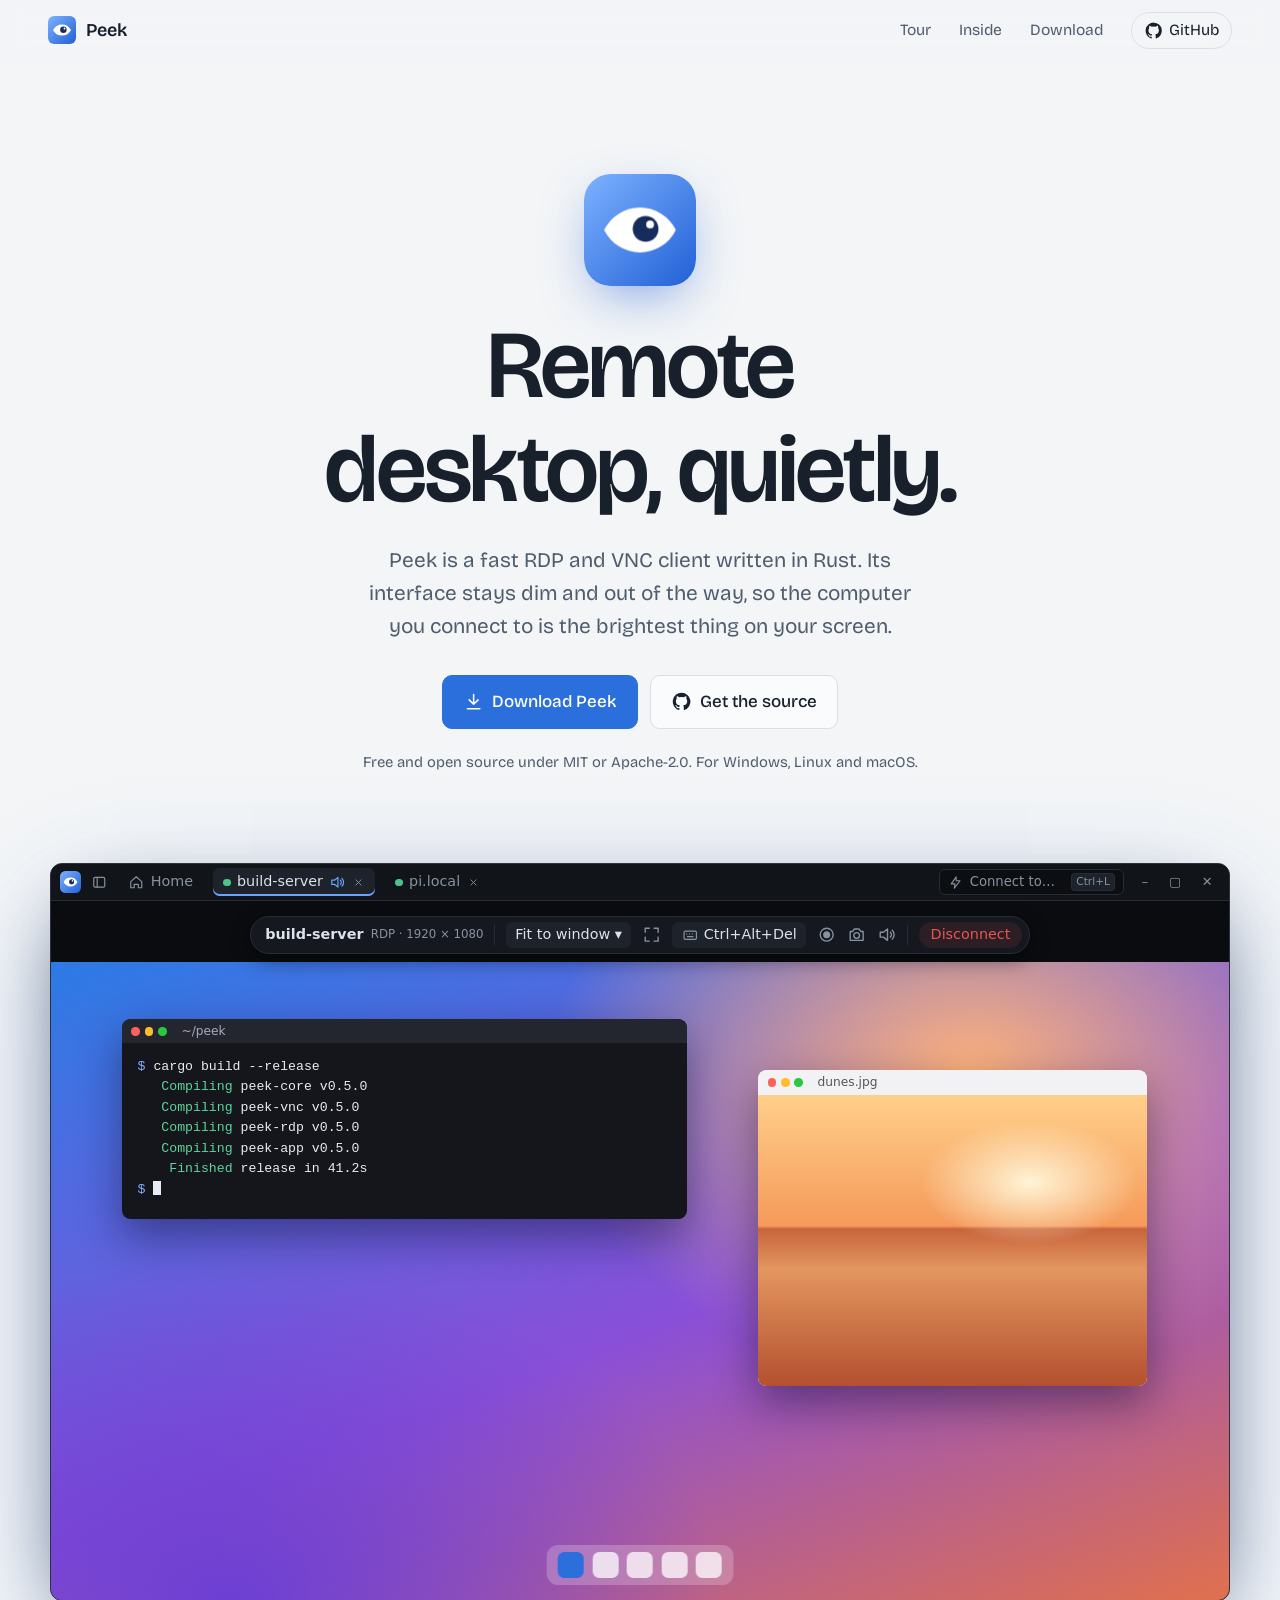
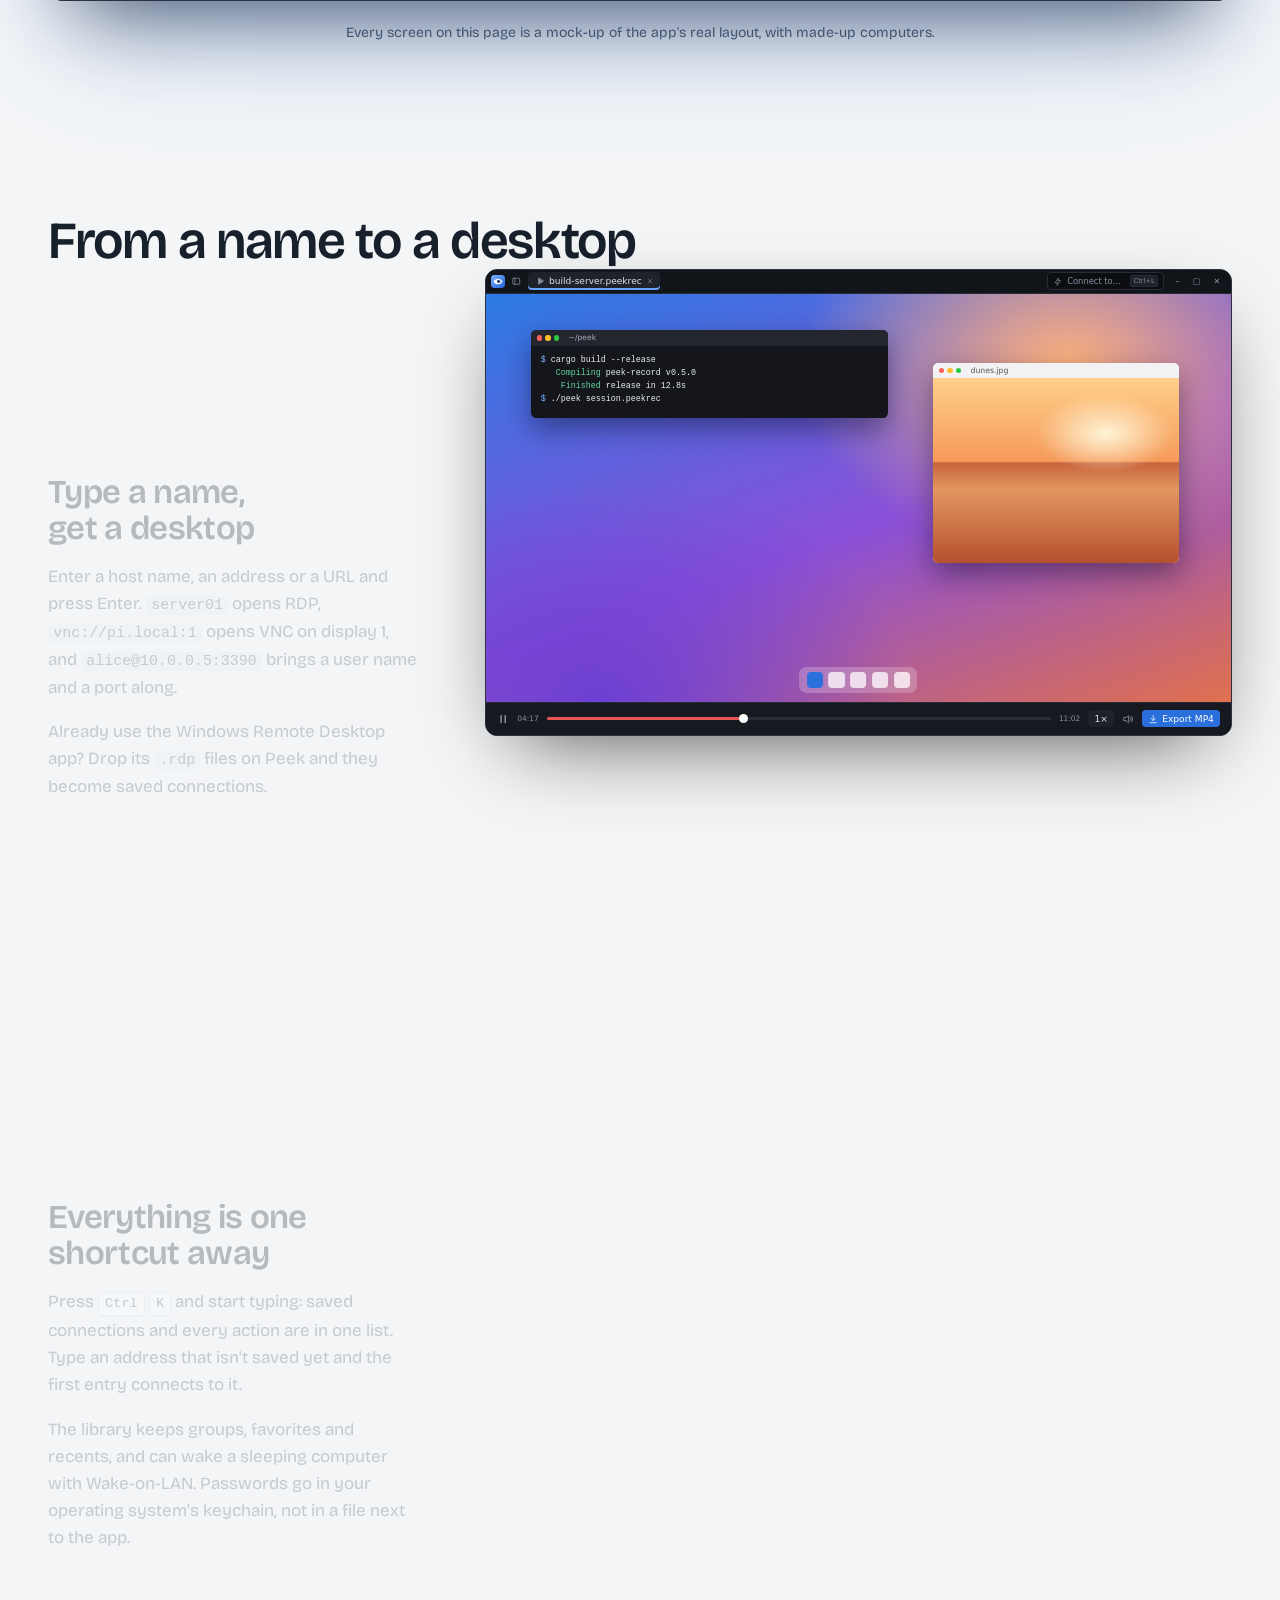
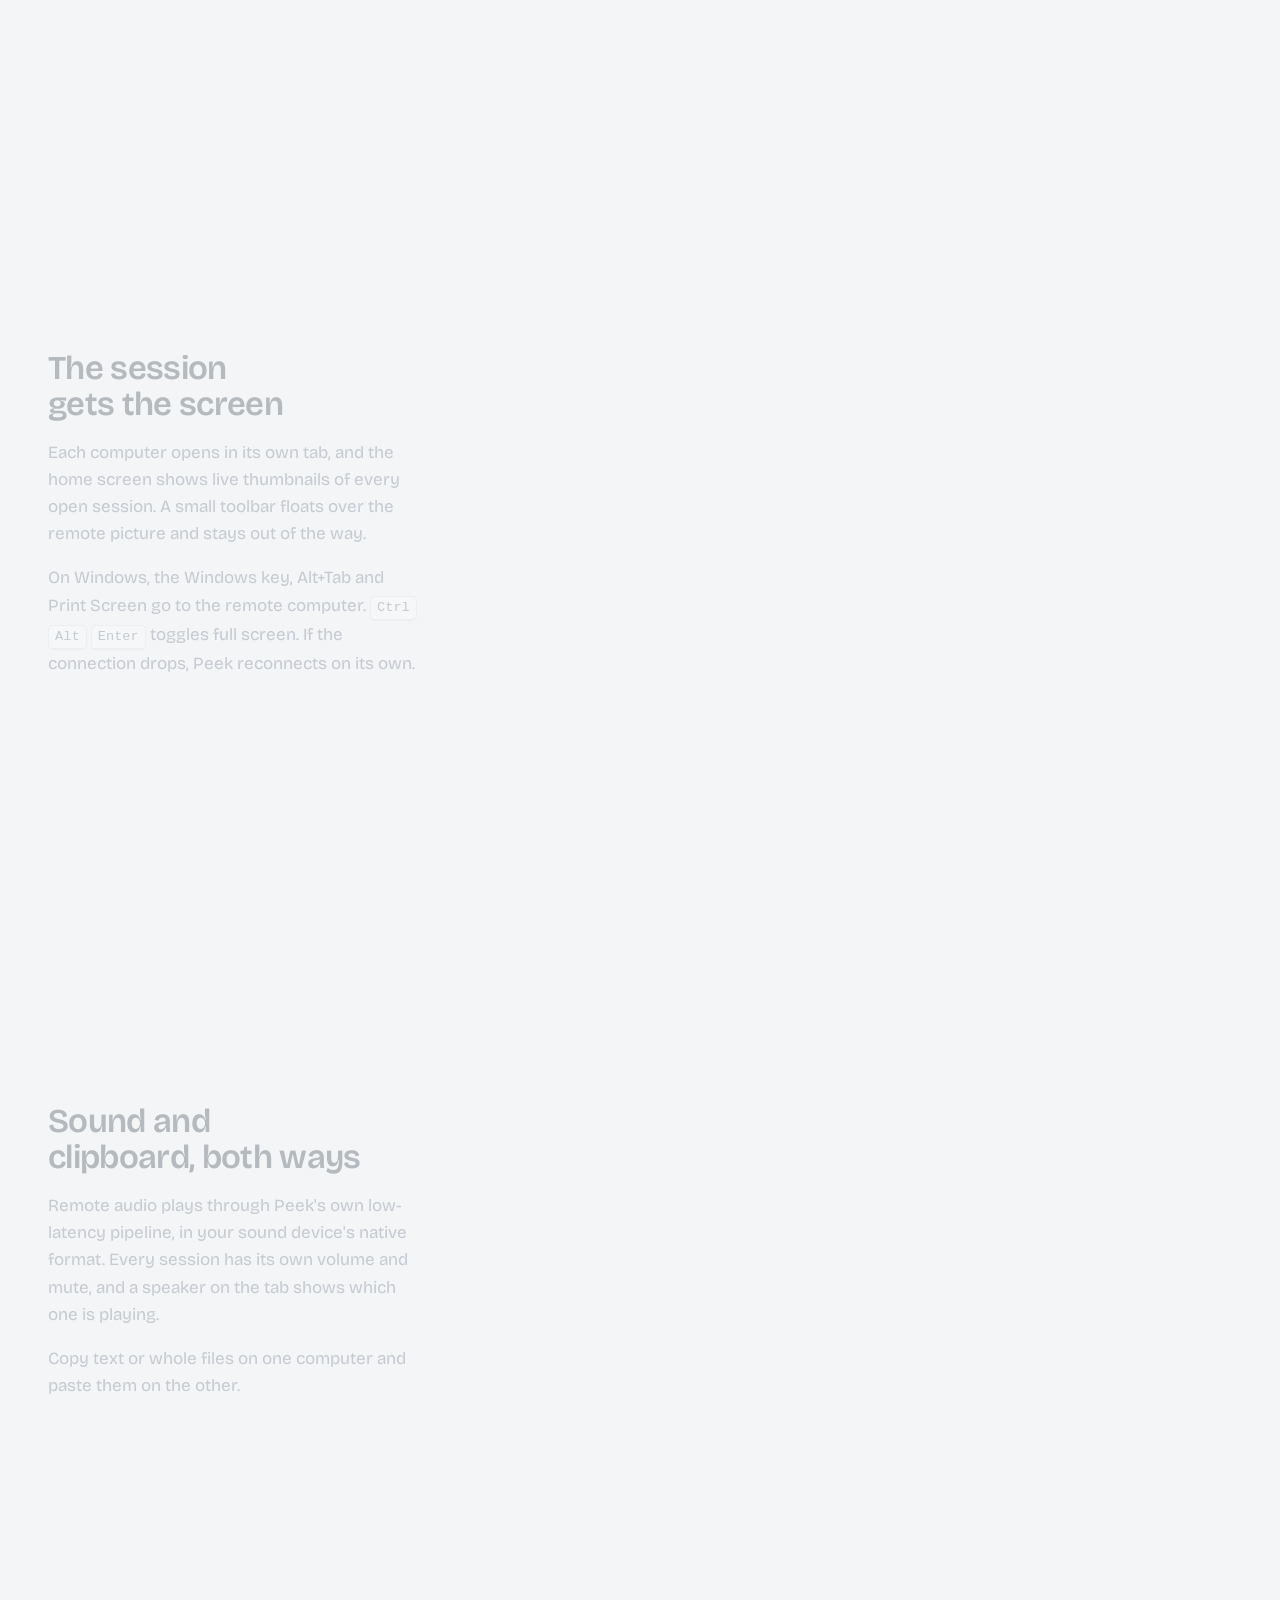
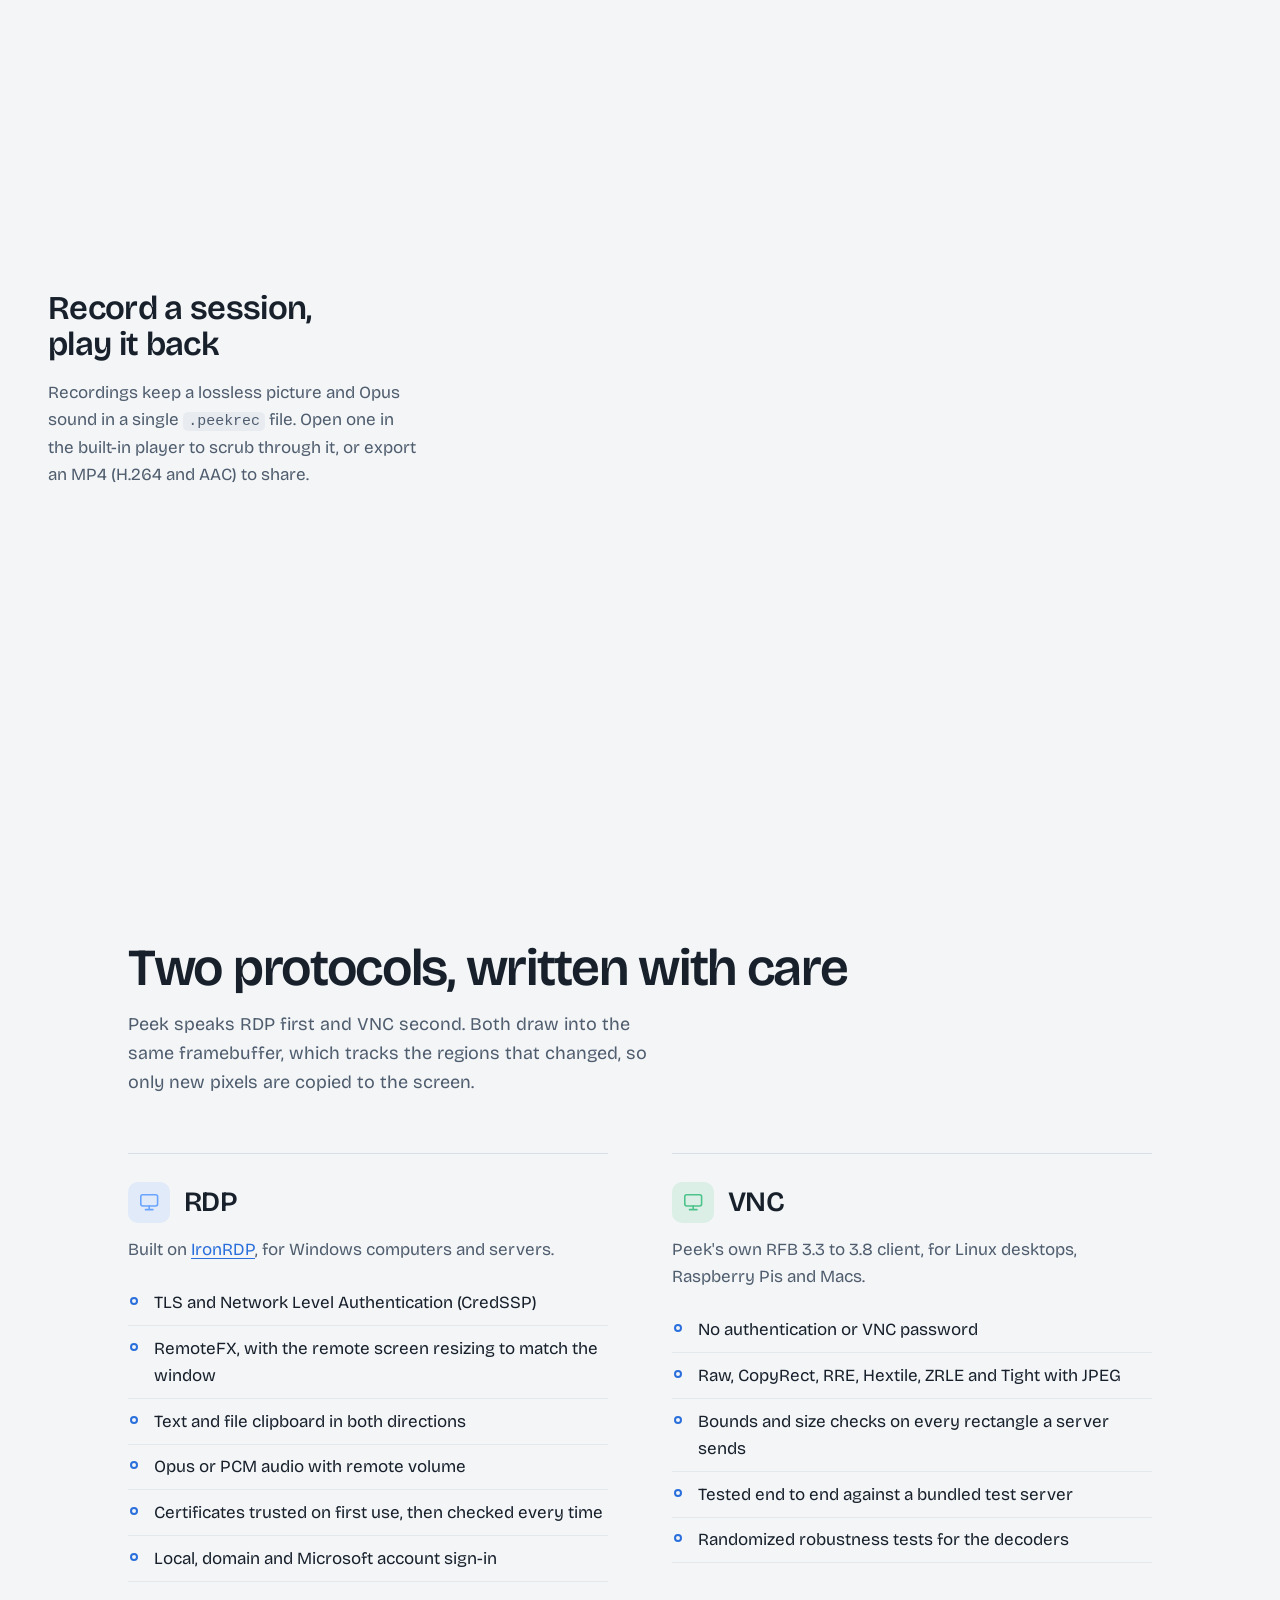
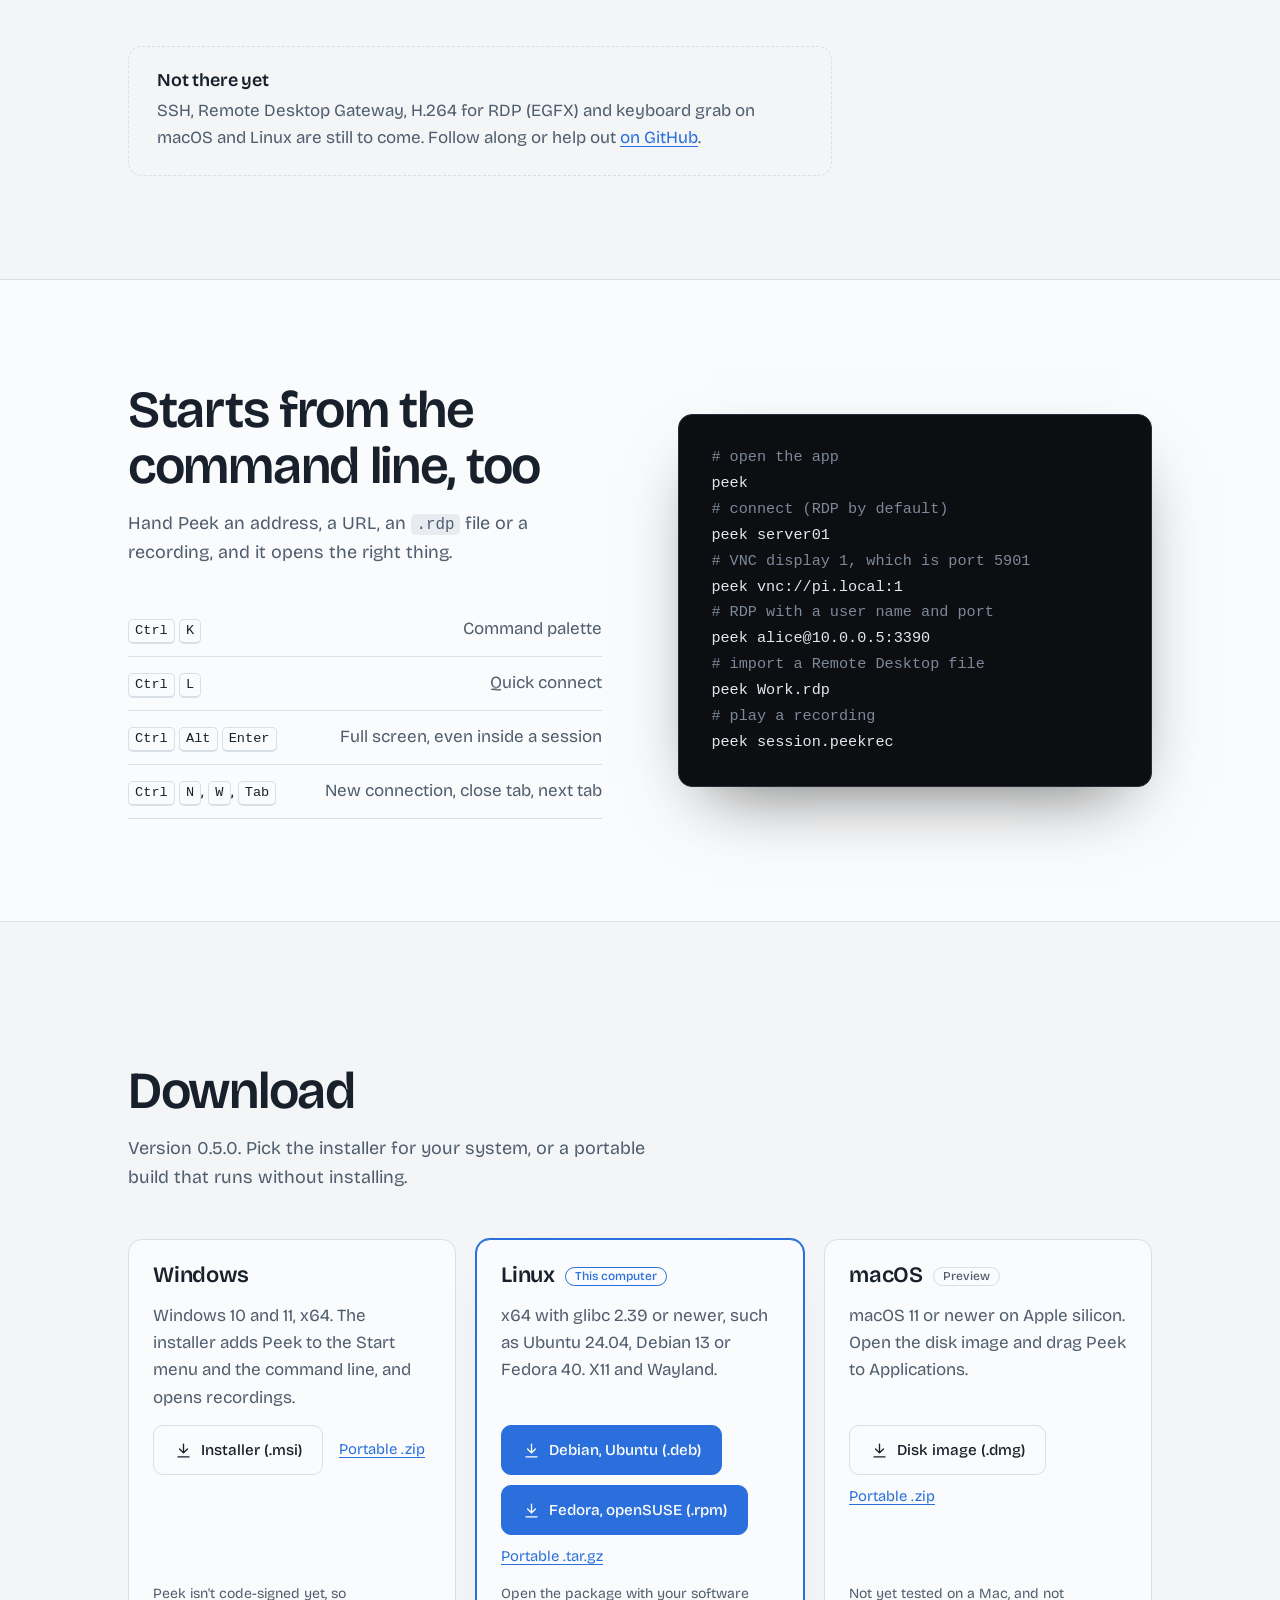
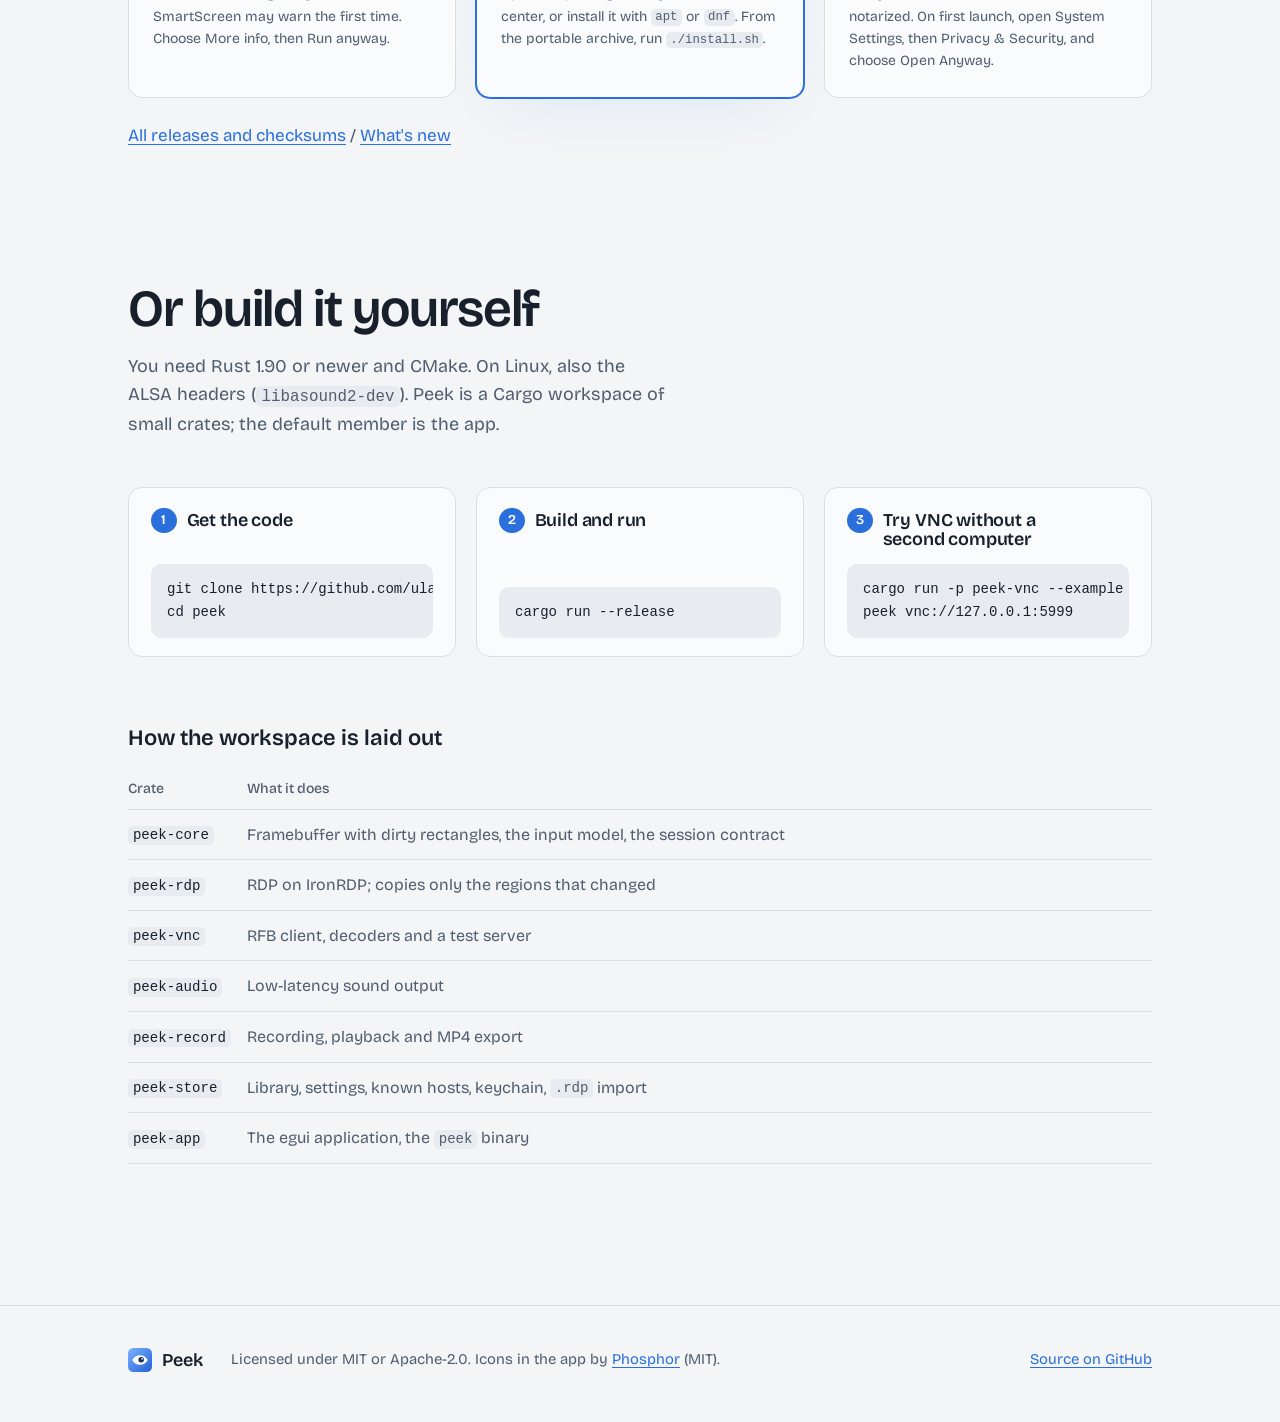
<file: site/index.html>
<!doctype html>
<html lang="en">
<head>
<meta charset="utf-8">
<meta name="viewport" content="width=device-width, initial-scale=1">
<title>Peek, a quiet remote desktop</title>
<meta name="description" content="Peek is a fast, quiet RDP and VNC client written in Rust. Open source under MIT or Apache-2.0.">
<meta name="color-scheme" content="dark light">
<meta name="theme-color" content="#111418">
<meta property="og:title" content="Peek, a quiet remote desktop">
<meta property="og:description" content="A fast RDP and VNC client written in Rust. The interface stays dim so the remote computer is the brightest thing on screen.">
<meta property="og:type" content="website">
<link rel="icon" href="peek.svg" type="image/svg+xml">
<link rel="preconnect" href="https://fonts.googleapis.com">
<link rel="preconnect" href="https://fonts.gstatic.com" crossorigin>
<link rel="stylesheet" href="https://fonts.googleapis.com/css2?family=Bricolage+Grotesque:opsz,wght@12..96,400;12..96,500;12..96,600;12..96,700&display=swap">
<link rel="stylesheet" href="styles.css">
<script>document.documentElement.classList.add('js')</script>
</head>
<body>

<!-- Icon sprite: simple line icons drawn for this page -->
<svg width="0" height="0" style="position:absolute" aria-hidden="true">
  <defs>
    <symbol id="i-monitor" viewBox="0 0 24 24"><rect x="3" y="4" width="18" height="12" rx="2"/><path d="M8 20h8M12 16v4"/></symbol>
    <symbol id="i-search" viewBox="0 0 24 24"><circle cx="11" cy="11" r="6"/><path d="m16 16 4 4"/></symbol>
    <symbol id="i-bolt" viewBox="0 0 24 24"><path d="M13 3 5 14h6l-1 7 9-12h-6z"/></symbol>
    <symbol id="i-home" viewBox="0 0 24 24"><path d="M4 11 12 4l8 7v9h-5v-5H9v5H4z"/></symbol>
    <symbol id="i-gear" viewBox="0 0 24 24"><circle cx="12" cy="12" r="3"/><path d="M12 3v2.5M12 18.5V21M3 12h2.5M18.5 12H21M5.6 5.6l1.8 1.8M16.6 16.6l1.8 1.8M5.6 18.4l1.8-1.8M16.6 7.4l1.8-1.8"/></symbol>
    <symbol id="i-x" viewBox="0 0 24 24"><path d="m7 7 10 10M17 7 7 17"/></symbol>
    <symbol id="i-plus" viewBox="0 0 24 24"><path d="M12 5v14M5 12h14"/></symbol>
    <symbol id="i-sidebar" viewBox="0 0 24 24"><rect x="4" y="5" width="16" height="14" rx="2"/><path d="M9 5v14"/></symbol>
    <symbol id="i-expand" viewBox="0 0 24 24"><path d="M4 9V4h5M15 4h5v5M20 15v5h-5M9 20H4v-5"/></symbol>
    <symbol id="i-camera" viewBox="0 0 24 24"><path d="M4 8h3l2-3h6l2 3h3v11H4z"/><circle cx="12" cy="13" r="3.5"/></symbol>
    <symbol id="i-rec" viewBox="0 0 24 24"><circle cx="12" cy="12" r="8"/><circle cx="12" cy="12" r="3.5" fill="currentColor"/></symbol>
    <symbol id="i-keys" viewBox="0 0 24 24"><rect x="3" y="6" width="18" height="12" rx="2"/><path d="M7 10h.01M11 10h.01M15 10h.01M8 14h8"/></symbol>
    <symbol id="i-speaker" viewBox="0 0 24 24"><path d="M4 9h4l5-4v14l-5-4H4z"/><path d="M16.5 9a4 4 0 0 1 0 6M18.8 6.5a7.5 7.5 0 0 1 0 11"/></symbol>
    <symbol id="i-clip" viewBox="0 0 24 24"><rect x="6" y="5" width="12" height="16" rx="2"/><path d="M9 5V3.5h6V5"/><path d="M9 11h6M9 15h4"/></symbol>
    <symbol id="i-file" viewBox="0 0 24 24"><path d="M6 3h8l4 4v14H6z"/><path d="M14 3v4h4"/></symbol>
    <symbol id="i-play" viewBox="0 0 24 24"><path d="M8 5v14l11-7z" fill="currentColor"/></symbol>
    <symbol id="i-pause" viewBox="0 0 24 24"><path d="M8 5v14M16 5v14"/></symbol>
    <symbol id="i-down" viewBox="0 0 24 24"><path d="M12 4v11M7 10l5 5 5-5M5 20h14"/></symbol>
    <symbol id="i-star" viewBox="0 0 24 24"><path d="m12 4 2.4 5 5.4.6-4 3.7 1.1 5.4L12 16l-4.9 2.7 1.1-5.4-4-3.7 5.4-.6z"/></symbol>
    <symbol id="i-folder" viewBox="0 0 24 24"><path d="M3 7h6l2 2h10v10H3z"/></symbol>
    <symbol id="i-plug" viewBox="0 0 24 24"><path d="M5 19 9 15M15 9l4-4M8 12l4 4 3-3-4-4zM12 8l4 4"/></symbol>
    <symbol id="i-github" viewBox="0 0 24 24"><path d="M12 2a10 10 0 0 0-3.2 19.5c.5.1.7-.2.7-.5v-1.7c-2.8.6-3.4-1.3-3.4-1.3-.4-1.2-1.1-1.5-1.1-1.5-.9-.6.1-.6.1-.6 1 .1 1.5 1 1.5 1 .9 1.5 2.3 1.1 2.9.8.1-.6.4-1.1.6-1.3-2.2-.3-4.6-1.1-4.6-5 0-1.1.4-2 1-2.7-.1-.3-.4-1.3.1-2.7 0 0 .8-.3 2.8 1a9.6 9.6 0 0 1 5 0c1.9-1.3 2.8-1 2.8-1 .5 1.4.2 2.4.1 2.7.6.7 1 1.6 1 2.7 0 3.9-2.3 4.7-4.6 5 .4.3.7.9.7 1.9V21c0 .3.2.6.7.5A10 10 0 0 0 12 2z" fill="currentColor" stroke="none"/></symbol>
  </defs>
</svg>

<a class="skip" href="#main">Skip to content</a>

<header class="top">
  <a class="brand" href="#top" aria-label="Peek, back to top">
    <img src="peek.svg" alt="" width="28" height="28">
    <span>Peek</span>
  </a>
  <nav aria-label="Page">
    <a href="#tour">Tour</a>
    <a href="#inside">Inside</a>
    <a href="#download">Download</a>
    <a class="gh" href="https://github.com/ulaas/peek"><svg class="ico" aria-hidden="true"><use href="#i-github"/></svg><span>GitHub</span></a>
  </nav>
</header>

<main id="main">

<!-- ============================== Hero ============================== -->
<section class="hero" id="top" aria-labelledby="hero-title">
  <div class="hero-copy">
    <svg class="eye" viewBox="0 0 100 100" aria-hidden="true">
      <defs>
        <linearGradient id="tile" x1="0" y1="0" x2="100" y2="100" gradientUnits="userSpaceOnUse">
          <stop offset="0" stop-color="#7cb2ff"/><stop offset="1" stop-color="#2260d6"/>
        </linearGradient>
        <clipPath id="lens"><path d="M18 50A35.6 35.6 0 0 1 82 50A35.6 35.6 0 0 1 18 50Z"/></clipPath>
      </defs>
      <rect width="100" height="100" rx="22" fill="url(#tile)"/>
      <g class="lid">
        <path d="M18 50A35.6 35.6 0 0 1 82 50A35.6 35.6 0 0 1 18 50Z" fill="#fff"/>
        <g clip-path="url(#lens)">
          <g class="pupil">
            <circle cx="55" cy="49" r="11.5" fill="#162c5c"/>
            <circle cx="59" cy="45" r="3.5" fill="#fff"/>
          </g>
        </g>
      </g>
    </svg>
    <h1 id="hero-title">Remote desktop, quietly.</h1>
    <p class="lede">Peek is a fast RDP and VNC client written in Rust. Its interface stays dim and out of the way, so the computer you connect to is the brightest thing on your screen.</p>
    <div class="ctas">
      <a class="btn primary" href="#download"><svg class="ico" aria-hidden="true"><use href="#i-down"/></svg>Download Peek</a>
      <a class="btn" href="https://github.com/ulaas/peek"><svg class="ico" aria-hidden="true"><use href="#i-github"/></svg>Get the source</a>
    </div>
    <p class="fine">Free and open source under MIT or Apache-2.0. For Windows, Linux and macOS.</p>
  </div>

  <figure class="hero-shot">
    <div class="win glow" role="img" aria-label="Peek with a remote session open: tabs across the top, a floating toolbar, and the remote computer's desktop filling the window.">
      <div class="ui">
        <div class="titlebar">
          <span class="tile"></span>
          <svg class="ico s"><use href="#i-sidebar"/></svg>
          <span class="tab"><svg class="ico s"><use href="#i-home"/></svg>Home</span>
          <span class="tab on"><i class="dot ok"></i>build-server<svg class="ico s spk"><use href="#i-speaker"/></svg><svg class="ico xs"><use href="#i-x"/></svg></span>
          <span class="tab"><i class="dot ok"></i>pi.local<svg class="ico xs"><use href="#i-x"/></svg></span>
          <span class="grow"></span>
          <span class="quick"><svg class="ico s"><use href="#i-bolt"/></svg>Connect to…<kbd>Ctrl+L</kbd></span>
          <span class="wc"><i>–</i><i>▢</i><i>✕</i></span>
        </div>
        <div class="body canvas">
          <div class="toolbar">
            <b>build-server</b><small>RDP · 1920 × 1080</small>
            <span class="sep"></span>
            <span class="chip">Fit to window ▾</span>
            <svg class="ico"><use href="#i-expand"/></svg>
            <span class="chip"><svg class="ico s"><use href="#i-keys"/></svg>Ctrl+Alt+Del</span>
            <svg class="ico"><use href="#i-rec"/></svg>
            <svg class="ico"><use href="#i-camera"/></svg>
            <svg class="ico"><use href="#i-speaker"/></svg>
            <span class="sep"></span>
            <span class="danger">Disconnect</span>
          </div>
          <div class="remote">
            <div class="rwin term">
              <div class="rbar"><i></i><i></i><i></i><span>~/peek</span></div>
              <pre><span class="p">$</span> cargo build --release
<span class="g">   Compiling</span> peek-core v0.5.0
<span class="g">   Compiling</span> peek-vnc v0.5.0
<span class="g">   Compiling</span> peek-rdp v0.5.0
<span class="g">   Compiling</span> peek-app v0.5.0
<span class="g">    Finished</span> release in 41.2s
<span class="p">$</span> <span class="cur"></span></pre>
            </div>
            <div class="rwin photo"><div class="rbar"><i></i><i></i><i></i><span>dunes.jpg</span></div><div class="pic"></div></div>
            <div class="taskbar"><i></i><i></i><i></i><i></i><i></i></div>
          </div>
        </div>
      </div>
    </div>
    <figcaption>Every screen on this page is a mock-up of the app's real layout, with made-up computers.</figcaption>
  </figure>
</section>

<!-- ============================== Tour ============================== -->
<section class="tour" id="tour" aria-labelledby="tour-title">
  <h2 id="tour-title" class="reveal">From a name to a desktop</h2>

  <div class="tour-grid">
    <div class="stage" aria-hidden="true">
      <div class="win" data-scene="home">
        <div class="ui">
          <div class="titlebar">
            <span class="tile"></span>
            <svg class="ico s"><use href="#i-sidebar"/></svg>
            <span class="tab when-home"><svg class="ico s"><use href="#i-home"/></svg>Home</span>
            <span class="tab when-sess"><svg class="ico s"><use href="#i-home"/></svg>Home</span>
            <span class="tab when-sess on"><i class="dot ok"></i>build-server<svg class="ico s spk when-sound"><use href="#i-speaker"/></svg><svg class="ico xs"><use href="#i-x"/></svg></span>
            <span class="tab when-sess"><i class="dot ok"></i>pi.local<svg class="ico xs"><use href="#i-x"/></svg></span>
            <span class="tab when-rec on"><svg class="ico s"><use href="#i-play"/></svg>build-server.peekrec<svg class="ico xs"><use href="#i-x"/></svg></span>
            <span class="grow"></span>
            <span class="quick"><svg class="ico s"><use href="#i-bolt"/></svg>Connect to…<kbd>Ctrl+L</kbd></span>
            <span class="wc"><i>–</i><i>▢</i><i>✕</i></span>
          </div>

          <!-- Home and palette share the library screen -->
          <div class="body scene scene-home">
            <aside class="side">
              <div class="side-head"><b>Connections</b><small>4</small><span class="grow"></span><svg class="ico s"><use href="#i-plus"/></svg></div>
              <div class="search"><svg class="ico s"><use href="#i-search"/></svg>Search</div>
              <small class="group">Favorites</small>
              <div class="row"><span class="badge rdp"><svg class="ico s"><use href="#i-monitor"/></svg></span><span><b>build-server</b><small>alice@build-server</small></span><svg class="ico xs fav"><use href="#i-star"/></svg></div>
              <div class="row"><span class="badge vnc"><svg class="ico s"><use href="#i-monitor"/></svg></span><span><b>pi.local</b><small>vnc://pi.local:1</small></span><svg class="ico xs fav"><use href="#i-star"/></svg></div>
              <small class="group">Lab</small>
              <div class="row"><span class="badge rdp"><svg class="ico s"><use href="#i-monitor"/></svg></span><span><b>test-win11</b><small>192.0.2.40</small></span></div>
              <div class="row"><span class="badge vnc"><svg class="ico s"><use href="#i-monitor"/></svg></span><span><b>studio-mac</b><small>198.51.100.7:5900</small></span></div>
              <div class="side-foot"><span><svg class="ico s"><use href="#i-gear"/></svg>Settings</span></div>
            </aside>
            <div class="center">
              <h4>Peek</h4>
              <p>Connect to a computer by name, address or URL.</p>
              <div class="connect"><span class="field"><svg class="ico s"><use href="#i-bolt"/></svg><span class="typed" data-words="server01|alice@10.0.0.5:3390|vnc://pi.local:1|Work.rdp">vnc://pi.local:1</span><span class="caret"></span></span><span class="go">Connect</span></div>
              <small class="group">Recent</small>
              <div class="recent">
                <div class="card"><span class="badge rdp"><svg class="ico s"><use href="#i-monitor"/></svg></span><span><b>build-server</b><small>alice@build-server</small><small>12 min ago</small></span></div>
                <div class="card"><span class="badge vnc"><svg class="ico s"><use href="#i-monitor"/></svg></span><span><b>pi.local</b><small>vnc://pi.local:1</small><small>yesterday</small></span></div>
              </div>
              <div class="actions"><span class="chip"><svg class="ico s"><use href="#i-plus"/></svg>New connection</span><span class="chip"><svg class="ico s"><use href="#i-play"/></svg>Open recording…</span><span class="chip"><svg class="ico s"><use href="#i-folder"/></svg>Recordings folder</span></div>
              <p class="hint"><kbd>Ctrl</kbd><kbd>K</kbd> Commands <kbd>Ctrl</kbd><kbd>L</kbd> Connect <kbd>Ctrl</kbd><kbd>Alt</kbd><kbd>Enter</kbd> Full screen</p>
            </div>
            <div class="palette">
              <div class="pal-in"><svg class="ico"><use href="#i-search"/></svg><span class="ph">Type a command or a computer</span><span class="caret"></span></div>
              <div class="pal-row on"><span class="badge rdp"><svg class="ico s"><use href="#i-monitor"/></svg></span>Connect: build-server (build-server)<kbd>Enter</kbd></div>
              <div class="pal-row"><span class="badge vnc"><svg class="ico s"><use href="#i-monitor"/></svg></span>Connect: pi.local (pi.local)</div>
              <div class="pal-row"><span class="badge rdp"><svg class="ico s"><use href="#i-monitor"/></svg></span>Connect: test-win11 (192.0.2.40)</div>
              <div class="pal-row"><svg class="ico s"><use href="#i-plus"/></svg>New connection…</div>
              <div class="pal-row"><svg class="ico s"><use href="#i-play"/></svg>Open recording…</div>
              <div class="pal-row"><svg class="ico s"><use href="#i-file"/></svg>Import .rdp files…</div>
              <div class="pal-row"><svg class="ico s"><use href="#i-expand"/></svg>Toggle full screen</div>
            </div>
          </div>

          <!-- Session, sound and clipboard share the remote screen -->
          <div class="body canvas scene scene-sess">
            <div class="toolbar">
              <b>build-server</b><small>RDP · 1920 × 1080</small>
              <span class="sep"></span>
              <span class="chip">Fit to window ▾</span>
              <svg class="ico"><use href="#i-expand"/></svg>
              <span class="chip"><svg class="ico s"><use href="#i-keys"/></svg>Ctrl+Alt+Del</span>
              <svg class="ico"><use href="#i-rec"/></svg>
              <svg class="ico"><use href="#i-camera"/></svg>
              <svg class="ico vol-btn"><use href="#i-speaker"/></svg>
              <span class="sep"></span>
              <span class="danger">Disconnect</span>
              <div class="vol"><svg class="ico s"><use href="#i-speaker"/></svg><span class="slider"><i></i></span><small>72%</small><span class="chip">Mute</span></div>
            </div>
            <div class="remote">
              <div class="rwin term">
                <div class="rbar"><i></i><i></i><i></i><span>~/peek</span></div>
                <pre><span class="p">$</span> cargo test --workspace
<span class="g">     Running</span> peek-vnc decoders
test zrle_roundtrip ... <span class="g">ok</span>
test tight_jpeg ... <span class="g">ok</span>
test hextile_bounds ... <span class="g">ok</span>
<span class="g">test result:</span> ok. 128 passed
<span class="p">$</span> <span class="cur"></span></pre>
              </div>
              <div class="rwin photo"><div class="rbar"><i></i><i></i><i></i><span>dunes.jpg</span></div><div class="pic"></div></div>
              <div class="rwin files">
                <div class="rbar"><i></i><i></i><i></i><span>Downloads</span></div>
                <ul><li><svg class="ico s"><use href="#i-file"/></svg>notes.md</li><li><svg class="ico s"><use href="#i-file"/></svg>diagram.png</li><li><svg class="ico s"><use href="#i-file"/></svg>report.pdf</li></ul>
              </div>
              <div class="taskbar"><i></i><i></i><i></i><i></i><i></i></div>
            </div>
            <div class="toast"><svg class="ico s"><use href="#i-clip"/></svg>3 files copied from build-server</div>
          </div>

          <!-- Recording player -->
          <div class="body canvas scene scene-rec">
            <div class="remote dim">
              <div class="rwin term">
                <div class="rbar"><i></i><i></i><i></i><span>~/peek</span></div>
                <pre><span class="p">$</span> cargo build --release
<span class="g">   Compiling</span> peek-record v0.5.0
<span class="g">    Finished</span> release in 12.8s
<span class="p">$</span> ./peek session.peekrec</pre>
              </div>
              <div class="rwin photo"><div class="rbar"><i></i><i></i><i></i><span>dunes.jpg</span></div><div class="pic"></div></div>
              <div class="taskbar"><i></i><i></i><i></i><i></i><i></i></div>
            </div>
            <div class="player">
              <svg class="ico"><use href="#i-pause"/></svg>
              <small>04:17</small>
              <span class="track"><i class="done"></i><i class="knob"></i></span>
              <small>11:02</small>
              <span class="chip">1×</span>
              <svg class="ico"><use href="#i-speaker"/></svg>
              <span class="chip accent"><svg class="ico s"><use href="#i-down"/></svg>Export MP4</span>
            </div>
          </div>
        </div>
      </div>
    </div>

    <div class="chapters">
      <article class="chapter" data-scene="home">
        <h3>Type a name, get a desktop</h3>
        <p>Enter a host name, an address or a URL and press Enter. <code>server01</code> opens RDP, <code>vnc://pi.local:1</code> opens VNC on display 1, and <code>alice@10.0.0.5:3390</code> brings a user name and a port along.</p>
        <p>Already use the Windows Remote Desktop app? Drop its <code>.rdp</code> files on Peek and they become saved connections.</p>
      </article>
      <article class="chapter" data-scene="palette">
        <h3>Everything is one shortcut away</h3>
        <p>Press <kbd>Ctrl</kbd> <kbd>K</kbd> and start typing: saved connections and every action are in one list. Type an address that isn't saved yet and the first entry connects to it.</p>
        <p>The library keeps groups, favorites and recents, and can wake a sleeping computer with Wake-on-LAN. Passwords go in your operating system's keychain, not in a file next to the app.</p>
      </article>
      <article class="chapter" data-scene="session">
        <h3>The session gets the screen</h3>
        <p>Each computer opens in its own tab, and the home screen shows live thumbnails of every open session. A small toolbar floats over the remote picture and stays out of the way.</p>
        <p>On Windows, the Windows key, Alt+Tab and Print Screen go to the remote computer. <kbd>Ctrl</kbd> <kbd>Alt</kbd> <kbd>Enter</kbd> toggles full screen. If the connection drops, Peek reconnects on its own.</p>
      </article>
      <article class="chapter" data-scene="sound">
        <h3>Sound and clipboard, both ways</h3>
        <p>Remote audio plays through Peek's own low-latency pipeline, in your sound device's native format. Every session has its own volume and mute, and a speaker on the tab shows which one is playing.</p>
        <p>Copy text or whole files on one computer and paste them on the other.</p>
      </article>
      <article class="chapter" data-scene="rec">
        <h3>Record a session, play it back</h3>
        <p>Recordings keep a lossless picture and Opus sound in a single <code>.peekrec</code> file. Open one in the built-in player to scrub through it, or export an MP4 (H.264 and AAC) to share.</p>
      </article>
    </div>
  </div>
</section>

<!-- ============================== Inside ============================== -->
<section class="inside" id="inside" aria-labelledby="inside-title">
  <div class="wrap">
    <h2 id="inside-title" class="reveal">Two protocols, written with care</h2>
    <p class="sub reveal">Peek speaks RDP first and VNC second. Both draw into the same framebuffer, which tracks the regions that changed, so only new pixels are copied to the screen.</p>

    <div class="protos">
      <div class="proto reveal">
        <h3><span class="badge rdp lg"><svg class="ico"><use href="#i-monitor"/></svg></span>RDP</h3>
        <p>Built on <a href="https://github.com/Devolutions/IronRDP">IronRDP</a>, for Windows computers and servers.</p>
        <ul>
          <li>TLS and Network Level Authentication (CredSSP)</li>
          <li>RemoteFX, with the remote screen resizing to match the window</li>
          <li>Text and file clipboard in both directions</li>
          <li>Opus or PCM audio with remote volume</li>
          <li>Certificates trusted on first use, then checked every time</li>
          <li>Local, domain and Microsoft account sign-in</li>
        </ul>
      </div>
      <div class="proto reveal">
        <h3><span class="badge vnc lg"><svg class="ico"><use href="#i-monitor"/></svg></span>VNC</h3>
        <p>Peek's own RFB 3.3 to 3.8 client, for Linux desktops, Raspberry Pis and Macs.</p>
        <ul>
          <li>No authentication or VNC password</li>
          <li>Raw, CopyRect, RRE, Hextile, ZRLE and Tight with JPEG</li>
          <li>Bounds and size checks on every rectangle a server sends</li>
          <li>Tested end to end against a bundled test server</li>
          <li>Randomized robustness tests for the decoders</li>
        </ul>
      </div>
    </div>

    <div class="status reveal">
      <h3>Not there yet</h3>
      <p>SSH, Remote Desktop Gateway, H.264 for RDP (EGFX) and keyboard grab on macOS and Linux are still to come. Follow along or help out <a href="https://github.com/ulaas/peek">on GitHub</a>.</p>
    </div>
  </div>
</section>

<!-- ============================== Command line ============================== -->
<section class="cli" aria-labelledby="cli-title">
  <div class="wrap split">
    <div>
      <h2 id="cli-title" class="reveal">Starts from the command line, too</h2>
      <p class="sub reveal">Hand Peek an address, a URL, an <code>.rdp</code> file or a recording, and it opens the right thing.</p>
      <dl class="keys reveal">
        <div><dt><kbd>Ctrl</kbd> <kbd>K</kbd></dt><dd>Command palette</dd></div>
        <div><dt><kbd>Ctrl</kbd> <kbd>L</kbd></dt><dd>Quick connect</dd></div>
        <div><dt><kbd>Ctrl</kbd> <kbd>Alt</kbd> <kbd>Enter</kbd></dt><dd>Full screen, even inside a session</dd></div>
        <div><dt><kbd>Ctrl</kbd> <kbd>N</kbd>, <kbd>W</kbd>, <kbd>Tab</kbd></dt><dd>New connection, close tab, next tab</dd></div>
      </dl>
    </div>
    <div class="term-card reveal" role="region" aria-label="Command line examples">
<pre><code><span class="c"># open the app</span>
peek
<span class="c"># connect (RDP by default)</span>
peek server01
<span class="c"># VNC display 1, which is port 5901</span>
peek vnc://pi.local:1
<span class="c"># RDP with a user name and port</span>
peek alice@10.0.0.5:3390
<span class="c"># import a Remote Desktop file</span>
peek Work.rdp
<span class="c"># play a recording</span>
peek session.peekrec</code></pre>
    </div>
  </div>
</section>

<!-- ============================== Download ============================== -->
<section class="download" id="download" aria-labelledby="download-title">
  <div class="wrap">
    <h2 id="download-title" class="reveal">Download</h2>
    <p class="sub reveal">Version 0.5.0. Pick the installer for your system, or a portable build that runs without installing.</p>
    <ul class="dl">
      <li class="reveal" data-os="windows">
        <h3>Windows</h3>
        <p>Windows 10 and 11, x64. The installer adds Peek to the Start menu and the command line, and opens recordings.</p>
        <div class="get">
          <a class="btn" href="https://github.com/ulaas/peek/releases/latest/download/peek-windows-x64.msi"><svg class="ico" aria-hidden="true"><use href="#i-down"/></svg>Installer (.msi)</a>
          <a class="alt" href="https://github.com/ulaas/peek/releases/latest/download/peek-windows-x64.zip">Portable .zip</a>
        </div>
        <p class="note">Peek isn't code-signed yet, so SmartScreen may warn the first time. Choose More info, then Run anyway.</p>
      </li>
      <li class="reveal" data-os="linux">
        <h3>Linux</h3>
        <p>x64 with glibc 2.39 or newer, such as Ubuntu 24.04, Debian 13 or Fedora 40. X11 and Wayland.</p>
        <div class="get">
          <a class="btn" href="https://github.com/ulaas/peek/releases/latest/download/peek-linux-x64.deb"><svg class="ico" aria-hidden="true"><use href="#i-down"/></svg>Debian, Ubuntu (.deb)</a>
          <a class="btn" href="https://github.com/ulaas/peek/releases/latest/download/peek-linux-x64.rpm"><svg class="ico" aria-hidden="true"><use href="#i-down"/></svg>Fedora, openSUSE (.rpm)</a>
          <a class="alt" href="https://github.com/ulaas/peek/releases/latest/download/peek-linux-x64.tar.gz">Portable .tar.gz</a>
        </div>
        <p class="note">Open the package with your software center, or install it with <code>apt</code> or <code>dnf</code>. From the portable archive, run <code>./install.sh</code>.</p>
      </li>
      <li class="reveal" data-os="mac">
        <h3>macOS <span class="tag">Preview</span></h3>
        <p>macOS 11 or newer on Apple silicon. Open the disk image and drag Peek to Applications.</p>
        <div class="get">
          <a class="btn" href="https://github.com/ulaas/peek/releases/latest/download/peek-macos-arm64.dmg"><svg class="ico" aria-hidden="true"><use href="#i-down"/></svg>Disk image (.dmg)</a>
          <a class="alt" href="https://github.com/ulaas/peek/releases/latest/download/peek-macos-arm64.zip">Portable .zip</a>
        </div>
        <p class="note">Not yet tested on a Mac, and not notarized. On first launch, open System Settings, then Privacy &amp; Security, and choose Open Anyway.</p>
      </li>
    </ul>
    <p class="dl-more reveal"><a href="https://github.com/ulaas/peek/releases">All releases and checksums</a> <span aria-hidden="true">/</span> <a href="https://github.com/ulaas/peek/blob/main/CHANGELOG.md">What's new</a></p>
  </div>
</section>

<!-- ============================== Build ============================== -->
<section class="build" id="build" aria-labelledby="build-title">
  <div class="wrap">
    <h2 id="build-title" class="reveal">Or build it yourself</h2>
    <p class="sub reveal">You need Rust 1.90 or newer and CMake. On Linux, also the ALSA headers (<code>libasound2-dev</code>). Peek is a Cargo workspace of small crates; the default member is the app.</p>
    <ol class="steps">
      <li class="reveal"><h3>Get the code</h3><pre><code>git clone https://github.com/ulaas/peek
cd peek</code></pre></li>
      <li class="reveal"><h3>Build and run</h3><pre><code>cargo run --release</code></pre></li>
      <li class="reveal"><h3>Try VNC without a second computer</h3><pre><code>cargo run -p peek-vnc --example testserver -- 5999
peek vnc://127.0.0.1:5999</code></pre></li>
    </ol>

    <table class="crates reveal">
      <caption>How the workspace is laid out</caption>
      <thead><tr><th scope="col">Crate</th><th scope="col">What it does</th></tr></thead>
      <tbody>
        <tr><td><code>peek-core</code></td><td>Framebuffer with dirty rectangles, the input model, the session contract</td></tr>
        <tr><td><code>peek-rdp</code></td><td>RDP on IronRDP; copies only the regions that changed</td></tr>
        <tr><td><code>peek-vnc</code></td><td>RFB client, decoders and a test server</td></tr>
        <tr><td><code>peek-audio</code></td><td>Low-latency sound output</td></tr>
        <tr><td><code>peek-record</code></td><td>Recording, playback and MP4 export</td></tr>
        <tr><td><code>peek-store</code></td><td>Library, settings, known hosts, keychain, <code>.rdp</code> import</td></tr>
        <tr><td><code>peek-app</code></td><td>The egui application, the <code>peek</code> binary</td></tr>
      </tbody>
    </table>
  </div>
</section>

</main>

<footer class="foot">
  <div class="wrap">
    <a class="brand" href="#top"><img src="peek.svg" alt="" width="24" height="24"><span>Peek</span></a>
    <p>Licensed under MIT or Apache-2.0. Icons in the app by <a href="https://phosphoricons.com">Phosphor</a> (MIT).</p>
    <p><a href="https://github.com/ulaas/peek">Source on GitHub</a></p>
  </div>
</footer>

<script src="main.js" defer></script>
</body>
</html>
</file>
<file: site/styles.css>
/* Peek site. The page borrows the app's own palette (crates/peek-app/src/theme.rs):
   quiet neutrals and one blue accent, so the mocked remote screens are the brightest
   thing on the page. Dark by default; a light variant follows the system setting. */

:root {
  --bg: #111418;
  --panel: #161a20;
  --faint: #1e232b;
  --line: #262d37;
  --text: #dce2e9;
  --muted: #929eae;
  --accent: #6aa4ff;
  --accent-ink: #0d1a33;
  --btn: #2a6fdb;
  --ok: #4cc38a;
  --warn: #f0b04a;
  --danger: #e85454;
  --glow: rgba(106, 164, 255, .16);

  --f-display: "Bricolage Grotesque", ui-sans-serif, system-ui, sans-serif;
  --f-mono: "Cascadia Mono", ui-monospace, "SFMono-Regular", Menlo, Consolas, monospace;
  --gutter: clamp(16px, 4vw, 48px);
  --measure: 34rem;
  color-scheme: dark;
}

@media (prefers-color-scheme: light) {
  :root {
    --bg: #f3f5f7;
    --panel: #fafbfc;
    --faint: #e8ecf1;
    --line: #d9dfe6;
    --text: #17202b;
    --muted: #4f5d6e;
    --accent: #2a6fdb;
    --accent-ink: #ffffff;
    --glow: rgba(42, 111, 219, .14);
    color-scheme: light;
  }
}

*, *::before, *::after { box-sizing: border-box; }
html { scroll-behavior: smooth; -webkit-text-size-adjust: 100%; }
@media (prefers-reduced-motion: reduce) { html { scroll-behavior: auto; } }

body {
  margin: 0;
  background: var(--bg);
  color: var(--text);
  font-family: var(--f-display);
  font-optical-sizing: auto;
  font-size: 1.0625rem;
  line-height: 1.6;
  overflow-x: clip;
}

h1, h2, h3 { line-height: 1.08; margin: 0; font-weight: 600; text-wrap: balance; }
h2 { font-size: clamp(2rem, 4.4vw, 3.25rem); letter-spacing: -0.025em; }
h3 { font-size: 1.375rem; letter-spacing: -0.01em; }
p { margin: 0 0 1em; text-wrap: pretty; }
a { color: var(--accent); text-underline-offset: .2em; text-decoration-thickness: 1px; }
a:hover { text-decoration-thickness: 2px; }
code { font-family: var(--f-mono); font-size: .88em; background: var(--faint); padding: .1em .35em; border-radius: 5px; }
pre code { background: none; padding: 0; font-size: inherit; }
kbd {
  font-family: var(--f-mono); font-size: .8em;
  display: inline-block; padding: .05em .45em; border-radius: 5px;
  border: 1px solid var(--line); border-bottom-width: 2px; background: var(--panel);
  line-height: 1.5;
}

:focus-visible { outline: 2px solid var(--accent); outline-offset: 3px; border-radius: 4px; }

.skip {
  position: absolute; left: 12px; top: -60px; z-index: 50;
  background: var(--btn); color: #fff; padding: 8px 14px; border-radius: 8px;
}
.skip:focus { top: 12px; }

.ico { width: 1.25em; height: 1.25em; fill: none; stroke: currentColor; stroke-width: 1.7; stroke-linecap: round; stroke-linejoin: round; flex: none; }

.wrap { max-width: 1120px; margin: 0 auto; padding: 0 var(--gutter); }
.sub { color: var(--muted); max-width: var(--measure); font-size: 1.125rem; margin-top: .9rem; }

/* ---------------------------------------------------------------- Top bar */
.top {
  position: sticky; top: 0; z-index: 20;
  display: flex; align-items: center; justify-content: space-between; gap: 16px;
  padding: 12px var(--gutter);
  background: color-mix(in srgb, var(--bg) 82%, transparent);
  backdrop-filter: blur(12px); -webkit-backdrop-filter: blur(12px);
  border-bottom: 1px solid transparent;
  transition: border-color .2s;
}
.top.scrolled { border-bottom-color: var(--line); }
.brand { display: inline-flex; align-items: center; gap: 10px; color: var(--text); text-decoration: none; font-weight: 600; font-size: 1.125rem; }
.top nav { display: flex; align-items: center; gap: clamp(10px, 2.5vw, 28px); }
.top nav a { color: var(--muted); text-decoration: none; font-size: .975rem; }
.top nav a:hover { color: var(--text); }
.top nav .gh { display: inline-flex; align-items: center; gap: 6px; color: var(--text); border: 1px solid var(--line); padding: 5px 12px; border-radius: 999px; }
@media (max-width: 560px) { .top nav a:not(.gh) { display: none; } }

/* ---------------------------------------------------------------- Hero */
.hero { padding: clamp(48px, 9vw, 112px) var(--gutter) 40px; max-width: 1280px; margin: 0 auto; }
.hero-copy { max-width: 46rem; margin: 0 auto; text-align: center; }
.eye { width: clamp(76px, 11vw, 112px); height: auto; display: block; margin: 0 auto 28px; border-radius: 24%; box-shadow: 0 18px 50px -12px rgba(34, 96, 214, .55); }
.pupil { transition: transform .18s ease-out; }
.lid { transform-origin: 50px 50px; transform-box: view-box; }
.js .eye .lid { animation: open 1.1s .15s cubic-bezier(.3, .7, .2, 1) both; }
@keyframes open { 0% { transform: scaleY(.06); } 55% { transform: scaleY(1.04); } 100% { transform: scaleY(1); } }
.eye .lid.blink { animation: blink .22s ease-in-out; }
@keyframes blink { 50% { transform: scaleY(.08); } }

h1 {
  font-size: clamp(2.9rem, 8vw, 6rem);
  letter-spacing: -0.028em;
  font-weight: 600;
}
.lede { font-size: clamp(1.125rem, 1.8vw, 1.3rem); color: var(--muted); max-width: 36rem; margin: 1.4rem auto 2rem; }
.ctas { display: flex; flex-wrap: wrap; gap: 12px; justify-content: center; }
.btn {
  display: inline-flex; align-items: center; gap: 8px;
  padding: 12px 20px; border-radius: 10px; font-weight: 500; text-decoration: none;
  color: var(--text); border: 1px solid var(--line); background: var(--panel);
  transition: background .15s, border-color .15s;
}
.btn:hover { border-color: var(--muted); }
.btn.primary { background: var(--btn); border-color: var(--btn); color: #fff; }
.btn.primary:hover { background: #3a7ce6; }
.fine { color: var(--muted); font-size: .925rem; margin-top: 1.4rem; }

.hero-shot { margin: clamp(48px, 7vw, 88px) auto 0; max-width: 1180px; }
.hero-shot figcaption { text-align: center; color: var(--muted); font-size: .875rem; margin-top: 22px; }
.js .hero-shot .win { animation: rise 1.1s .45s cubic-bezier(.2, .7, .2, 1) both; }
@keyframes rise { from { opacity: 0; transform: translateY(40px) scale(.97); } to { opacity: 1; transform: none; } }

/* ---------------------------------------------------------------- Window mock-up
   Everything inside .ui is sized in em, and .ui's font size follows the window
   width (container units), so the mock scales like a screenshot. The mock keeps
   the app's dark theme in both page themes, like a real screenshot would. */
.win {
  container-type: inline-size;
  border-radius: 12px;
  border: 1px solid #2b323d;
  background: #111418;
  overflow: hidden;
  box-shadow: 0 30px 80px -30px rgba(0, 0, 0, .7);
  aspect-ratio: 16 / 10;
}
.win.glow { box-shadow: 0 0 0 1px rgba(255,255,255,.02), 0 40px 120px -20px rgba(64, 120, 220, .38), 0 30px 80px -30px rgba(0, 0, 0, .8); }
.ui {
  --u-bg: #111418; --u-panel: #161a20; --u-faint: #1e232b; --u-line: #262d37; --u-text: #dce2e9; --u-weak: #8792a1;
  font-family: "Segoe UI", system-ui, -apple-system, sans-serif;
  font-size: calc(100cqw / 82);
  line-height: 1.35;
  color: var(--u-text);
  height: 100%;
  display: flex; flex-direction: column;
  position: relative;
  user-select: none;
}
.ui .ico { width: 1.35em; height: 1.35em; color: var(--u-weak); }
.ui .ico.s { width: 1.15em; height: 1.15em; }
.ui .ico.xs { width: .9em; height: .9em; }
.ui small { font-size: .82em; color: var(--u-weak); }
.ui kbd { font-family: inherit; font-size: .8em; background: var(--u-faint); border: 1px solid var(--u-line); border-bottom-width: 1px; color: var(--u-weak); padding: 0 .4em; border-radius: .3em; margin-left: .2em; }
.ui .grow { flex: 1; }
.ui .group { display: block; text-transform: none; font-size: .78em; color: var(--u-weak); margin: 1.2em 0 .5em; letter-spacing: .02em; }

.titlebar { display: flex; align-items: center; gap: .7em; height: 2.6em; padding: 0 .6em; border-bottom: 1px solid var(--u-line); background: var(--u-bg); flex: none; position: relative; z-index: 3; }
.tile { width: 1.5em; height: 1.5em; border-radius: .38em; background: url(peek.svg) center / cover; }
.tab { display: inline-flex; align-items: center; gap: .45em; padding: .3em .7em; border-radius: .45em; color: var(--u-weak); white-space: nowrap; }
.tab.on { background: var(--u-faint); color: var(--u-text); box-shadow: inset 0 -2px 0 #6aa4ff; }
.tab .spk { color: #6aa4ff; }
.dot { width: .5em; height: .5em; border-radius: 50%; display: inline-block; }
.dot.ok { background: #4cc38a; }
.quick { display: inline-flex; align-items: center; gap: .5em; border: 1px solid var(--u-line); background: #0c0e12; border-radius: .45em; padding: .25em .6em; color: var(--u-weak); font-size: .92em; min-width: 14em; }
.quick kbd { margin-left: auto; }
.wc { display: inline-flex; gap: 1.6em; color: var(--u-weak); font-size: .9em; padding: 0 .6em; }
.wc i { font-style: normal; }

.body { flex: 1; position: relative; min-height: 0; overflow: hidden; }
.canvas { background: #0a0c0f; }

/* Floating session toolbar */
.toolbar {
  position: absolute; top: 1em; left: 50%; transform: translateX(-50%); z-index: 2;
  display: flex; align-items: center; gap: .75em; white-space: nowrap;
  background: rgba(22, 26, 32, .94); border: 1px solid var(--u-line); border-radius: 2em;
  padding: .35em .5em .35em 1em; box-shadow: 0 .4em 1.4em rgba(0, 0, 0, .45);
}
.toolbar small { margin-left: -.3em; }
.toolbar .sep { width: 1px; height: 1.4em; background: var(--u-line); }
.chip { display: inline-flex; align-items: center; gap: .4em; background: var(--u-faint); border-radius: .45em; padding: .25em .65em; white-space: nowrap; }
.chip.accent { background: #2a6fdb; color: #fff; }
.chip.accent .ico { color: #fff; }
.danger { color: #e85454; padding: .25em .8em; border-radius: 1.4em; background: rgba(232, 84, 84, .1); }

/* The remote computer: the only bright thing in the window */
.remote {
  position: absolute; inset: 4.2em 0 0;
  background:
    radial-gradient(60% 80% at 78% 18%, #ffb37a 0%, transparent 60%),
    radial-gradient(70% 90% at 15% 100%, #6c3fd4 0%, transparent 60%),
    linear-gradient(160deg, #2c7be5 0%, #8a4fd8 55%, #e0704d 100%);
}
.remote.dim { inset: 0 0 3.6em; }
.rwin { position: absolute; border-radius: .6em; overflow: hidden; box-shadow: 0 1.2em 3em rgba(10, 10, 40, .45); }
.rbar { display: flex; align-items: center; gap: .4em; height: 2em; padding: 0 .8em; background: #f2f2f5; color: #555; font-size: .85em; }
.rbar i { width: .7em; height: .7em; border-radius: 50%; background: #d0d0d6; }
.rbar i:first-child { background: #ff6159; }
.rbar i:nth-child(2) { background: #ffbd2e; }
.rbar i:nth-child(3) { background: #28c941; }
.rbar span { margin-left: .8em; }
.term { left: 6%; top: 9%; width: 48%; background: #14161c; }
.term .rbar { background: #23262e; color: #aab; }
.term pre { font-variant-ligatures: none; margin: 0; padding: 1em 1.2em 1.4em; font-family: "Cascadia Mono", ui-monospace, Menlo, Consolas, monospace; font-size: .92em; line-height: 1.55; color: #e9ecf2; white-space: pre; }
.term .p { color: #7cb2ff; }
.term .g { color: #5fd49a; }
.cur { display: inline-block; width: .55em; height: 1.1em; background: #e9ecf2; vertical-align: -.2em; }
.js .cur { animation: caret 1.1s steps(1) infinite; }
@keyframes caret { 50% { opacity: 0; } }
.photo { right: 7%; top: 17%; width: 33%; background: #fff; }
.pic { aspect-ratio: 4 / 3; background:
  radial-gradient(40% 30% at 70% 30%, #fff4d6, transparent 70%),
  linear-gradient(180deg, #ffcf8a 0%, #f59a5a 45%, #c8643c 46%, #e3965f 60%, #b4502f 100%); }
.files { right: 18%; top: 62%; width: 24%; background: #fff; color: #222; }
.files ul { list-style: none; margin: 0; padding: .5em .8em .8em; }
.files li { display: flex; align-items: center; gap: .5em; padding: .3em .2em; font-size: .9em; }
.files li .ico { color: #2a6fdb; }
.files li:nth-child(-n+3) { background: rgba(42, 111, 219, .12); border-radius: .3em; margin-bottom: .15em; }
.taskbar { position: absolute; left: 50%; bottom: 1em; transform: translateX(-50%); display: flex; gap: .6em; padding: .5em .8em; border-radius: .8em; background: rgba(255, 255, 255, .22); backdrop-filter: blur(6px); }
.taskbar i { width: 1.8em; height: 1.8em; border-radius: .45em; background: rgba(255, 255, 255, .75); }
.taskbar i:first-child { background: #2a6fdb; }

/* Library / home screen */
.scene-home { display: flex; background: var(--u-bg); }
.side { width: 17em; flex: none; border-right: 1px solid var(--u-line); padding: .9em .8em; display: flex; flex-direction: column; }
.side-head { display: flex; align-items: center; gap: .5em; }
.search { display: flex; align-items: center; gap: .5em; margin-top: .8em; background: #0c0e12; border-radius: .45em; padding: .4em .6em; color: var(--u-weak); }
.row { display: flex; align-items: center; gap: .7em; padding: .45em .4em; border-radius: .45em; }
.row:nth-of-type(1) { background: var(--u-faint); }
.row b, .card b, .pal-row b { display: block; font-weight: 500; }
.row small, .card small { display: block; }
.row .fav { margin-left: auto; color: #f5be46; }
.side-foot { margin-top: auto; display: flex; padding-top: .8em; border-top: 1px solid var(--u-line); color: var(--u-weak); }
.side-foot span { display: inline-flex; align-items: center; gap: .4em; }
.badge { display: inline-grid; place-items: center; width: 2.1em; height: 2.1em; border-radius: .45em; flex: none; }
.badge.rdp { background: rgba(106, 164, 255, .14); }
.badge.rdp .ico { color: #6aa4ff; }
.badge.vnc { background: rgba(76, 195, 138, .14); }
.badge.vnc .ico { color: #4cc38a; }
.center { flex: 1; padding: 4.5em 0 0 7%; max-width: 46em; transition: opacity .3s; }
.center h4 { margin: 0; font-size: 2em; font-weight: 400; }
.center > p { color: var(--u-weak); margin: .2em 0 1.4em; }
.connect { display: flex; gap: .6em; }
.field { flex: 1; display: flex; align-items: center; gap: .5em; padding: .65em .8em; background: #0c0e12; border: 1px solid #6aa4ff; border-radius: .5em; box-shadow: 0 0 0 .2em rgba(106, 164, 255, .15); }
.field .ico { color: #6aa4ff; }
.caret { display: inline-block; width: 1px; height: 1.1em; background: var(--u-text); margin-left: -.3em; }
.js .caret { animation: caret 1s steps(1) infinite; }
.go { background: #2a6fdb; color: #fff; padding: .65em 1.6em; border-radius: .5em; }
.recent { display: flex; gap: .8em; }
.card { display: flex; align-items: center; gap: .7em; width: 15em; padding: .8em; border: 1px solid var(--u-line); border-radius: .6em; background: var(--u-panel); }
.actions { display: flex; gap: .5em; margin-top: 1.6em; }
.hint { color: var(--u-weak); font-size: .8em; margin-top: 1.2em; }

/* Command palette */
.palette {
  position: absolute; left: 50%; top: 2.4em; width: 30em; transform: translateX(-50%) translateY(-.8em);
  background: var(--u-panel); border: 1px solid var(--u-line); border-radius: .8em;
  box-shadow: 0 1.4em 3.5em rgba(0, 0, 0, .6); padding: .6em; z-index: 2;
  opacity: 0; transition: opacity .3s, transform .3s;
}
.pal-in { display: flex; align-items: center; gap: .6em; padding: .55em .6em .75em; border-bottom: 1px solid var(--u-line); margin-bottom: .4em; font-size: 1.1em; }
.pal-in .ph { color: var(--u-weak); }
.pal-in .caret { margin-left: -.2em; order: -1; }
.pal-row { display: flex; align-items: center; gap: .7em; padding: .45em .6em; border-radius: .45em; }
.pal-row .badge { width: 1.7em; height: 1.7em; }
.pal-row.on { background: rgba(106, 164, 255, .18); }
.pal-row kbd { margin-left: auto; }

/* Volume popover and clipboard toast */
.vol {
  position: absolute; top: calc(100% + .6em); right: 7em;
  display: flex; align-items: center; gap: .7em;
  background: var(--u-panel); border: 1px solid var(--u-line); border-radius: .6em; padding: .55em .8em;
  box-shadow: 0 .8em 2em rgba(0, 0, 0, .5);
  opacity: 0; transform: translateY(-.4em); transition: opacity .3s, transform .3s;
}
.vol .ico { color: #6aa4ff; }
.slider { width: 9em; height: .3em; border-radius: 1em; background: var(--u-line); position: relative; }
.slider i { position: absolute; inset: 0 28% 0 0; border-radius: inherit; background: #6aa4ff; }
.slider i::after { content: ""; position: absolute; right: -.45em; top: 50%; width: .9em; height: .9em; margin-top: -.45em; border-radius: 50%; background: #fff; }
.vol-btn { color: #6aa4ff !important; }
.toast {
  position: absolute; right: 1.2em; bottom: 1.2em; z-index: 2;
  display: flex; align-items: center; gap: .6em;
  background: var(--u-panel); border: 1px solid var(--u-line); border-left: .25em solid #4cc38a; border-radius: .5em;
  padding: .7em 1em; box-shadow: 0 .8em 2em rgba(0, 0, 0, .5);
  opacity: 0; transform: translateY(.6em); transition: opacity .3s .15s, transform .3s .15s;
}
.toast .ico { color: #4cc38a; }

/* Recording player */
.player {
  position: absolute; left: 0; right: 0; bottom: 0; height: 3.6em;
  display: flex; align-items: center; gap: .9em; padding: 0 1.2em;
  background: var(--u-panel); border-top: 1px solid var(--u-line);
}
.player > .ico:first-child { color: var(--u-text); }
.track { flex: 1; height: .35em; border-radius: 1em; background: var(--u-line); position: relative; }
.track .done { position: absolute; inset: 0 61% 0 0; border-radius: inherit; background: #e85454; }
.track .knob { position: absolute; left: 39%; top: 50%; width: 1em; height: 1em; margin: -.5em 0 0 -.5em; border-radius: 50%; background: #fff; }

/* Scenes: one window, its content switched by data-scene */
.scene { position: absolute; inset: 2.6em 0 0; opacity: 0; visibility: hidden; transition: opacity .4s, visibility 0s .4s; }
.when-home, .when-sess, .when-rec, .when-sound { display: none; }

.win[data-scene="home"] .scene-home,
.win[data-scene="palette"] .scene-home,
.win[data-scene="session"] .scene-sess,
.win[data-scene="sound"] .scene-sess,
.win[data-scene="rec"] .scene-rec { opacity: 1; visibility: visible; transition: opacity .4s; }

.win[data-scene="home"] .when-home,
.win[data-scene="palette"] .when-home,
.win[data-scene="session"] .when-sess,
.win[data-scene="sound"] .when-sess,
.win[data-scene="sound"] .when-sound,
.win[data-scene="rec"] .when-rec { display: inline-flex; }

.win[data-scene="palette"] .palette { opacity: 1; transform: translateX(-50%); }
.win[data-scene="palette"] .center,
.win[data-scene="palette"] .side { opacity: .35; }
.side { transition: opacity .3s; }
.win[data-scene="sound"] .vol { opacity: 1; transform: none; }
.win[data-scene="sound"] .toast { opacity: 1; transform: none; }
.win:not([data-scene="sound"]) .files { opacity: 0; }
.files { transition: opacity .4s; }
.win:not([data-scene="sound"]) .vol-btn { color: var(--u-weak) !important; }

/* ---------------------------------------------------------------- Tour (pinned window) */
.tour { padding: clamp(72px, 10vw, 140px) 0 40px; }
.tour > h2 { max-width: 1440px; margin: 0 auto; padding: 0 var(--gutter); }
.tour-grid {
  max-width: 1440px; margin: 0 auto; padding: 0 var(--gutter);
  display: grid; grid-template-columns: minmax(0, 4fr) minmax(0, 8fr); gap: clamp(32px, 5vw, 72px);
}
.stage { grid-column: 2; grid-row: 1; position: sticky; top: max(72px, calc(50vh - 24vw)); align-self: start; padding-top: 12vh; margin-top: -12vh; }
.chapters { grid-column: 1; grid-row: 1; }
.chapter { min-height: 82vh; display: flex; flex-direction: column; justify-content: center; max-width: 30rem; }
.chapter h3 { font-size: clamp(1.6rem, 2.6vw, 2.15rem); letter-spacing: -0.02em; margin-bottom: 1rem; }
.chapter p { color: var(--muted); }
.chapter p:last-child { margin-bottom: 0; }
.js .chapter { opacity: .28; transition: opacity .45s; }
.js .chapter.active { opacity: 1; }

@media (max-width: 899px) {
  .tour-grid { display: block; }
  .stage {
    position: sticky; top: 60px; z-index: 5; margin: 0 calc(var(--gutter) * -1); padding: 14px var(--gutter);
    background: linear-gradient(var(--bg) 80%, transparent);
    padding-bottom: 28px;
  }
  .chapter { min-height: 64vh; justify-content: flex-start; padding-top: 6vh; }
  .chapter:last-child { min-height: 50vh; }
}

/* ---------------------------------------------------------------- Inside */
.inside { padding: clamp(80px, 11vw, 150px) 0 clamp(60px, 8vw, 110px); }
.protos { display: grid; grid-template-columns: repeat(auto-fit, minmax(min(100%, 380px), 1fr)); gap: clamp(28px, 5vw, 64px); margin-top: 56px; }
.proto { border-top: 1px solid var(--line); padding-top: 28px; }
.proto h3 { display: flex; align-items: center; gap: 14px; font-size: 1.75rem; margin-bottom: .8rem; }
.proto > p { color: var(--muted); }
.proto ul { list-style: none; padding: 0; margin: 0; }
.proto li { padding: .55rem 0 .55rem 1.6rem; position: relative; border-bottom: 1px solid color-mix(in srgb, var(--line) 60%, transparent); }
.proto li::before { content: ""; position: absolute; left: .15rem; top: 1.05rem; width: .5rem; height: .5rem; border-radius: 50%; border: 2px solid var(--accent); }
.badge.lg { width: 2.6rem; height: 2.6rem; border-radius: 10px; }
.badge.lg .ico { width: 1.4rem; height: 1.4rem; }
.badge.rdp .ico { color: #6aa4ff; }
.badge.vnc .ico { color: #4cc38a; }
.status { margin-top: 64px; padding: 24px 28px; border-radius: 14px; border: 1px dashed var(--line); max-width: 44rem; }
.status h3 { font-size: 1.125rem; margin-bottom: .4rem; }
.status p { margin: 0; color: var(--muted); }

/* ---------------------------------------------------------------- Command line */
.cli { padding: clamp(60px, 8vw, 110px) 0; background: var(--panel); border-block: 1px solid var(--line); }
.split { display: grid; grid-template-columns: repeat(auto-fit, minmax(min(100%, 420px), 1fr)); gap: clamp(36px, 6vw, 80px); align-items: center; }
.keys { margin: 36px 0 0; display: grid; gap: 0; }
.keys div { display: flex; flex-wrap: wrap; gap: 4px 16px; justify-content: space-between; padding: 12px 0; border-bottom: 1px solid var(--line); }
.keys dt { white-space: nowrap; }
.keys dd { margin: 0; color: var(--muted); }
.term-card { background: #0c0e12; color: #e4e8ee; border: 1px solid #262d37; border-radius: 14px; padding: 8px; box-shadow: 0 30px 70px -30px rgba(0, 0, 0, .6); }
.term-card pre { font-variant-ligatures: none; margin: 0; padding: 22px 24px; font-family: var(--f-mono); font-size: .95rem; line-height: 1.7; overflow-x: auto; }
.term-card .c { color: #7d8898; }

/* ---------------------------------------------------------------- Download */
.download { padding: clamp(80px, 11vw, 150px) 0 0; }
.dl { list-style: none; padding: 0; margin: 48px 0 0; display: grid; gap: 20px; grid-template-columns: repeat(auto-fit, minmax(min(100%, 300px), 1fr)); }
.dl li { border: 1px solid var(--line); border-radius: 14px; padding: 24px; background: var(--panel); display: grid; grid-row: span 4; grid-template-rows: subgrid; gap: 14px; align-content: start; }
.dl li.mine { border-color: var(--accent); box-shadow: 0 0 0 1px var(--accent), 0 24px 60px -30px var(--glow); }
.dl h3 { display: flex; align-items: center; gap: 10px; flex-wrap: wrap; }
.dl p { margin: 0; color: var(--muted); }
.dl .get { display: flex; flex-wrap: wrap; align-items: center; gap: 10px 16px; align-self: start; }
.dl .btn { font-size: .95rem; }
.dl li.mine .btn { background: var(--btn); border-color: var(--btn); color: #fff; }
.dl .alt { font-size: .925rem; }
.dl .note { font-size: .875rem; }
.tag, .mine-tag { font-size: .75rem; font-weight: 500; padding: 2px 9px; border-radius: 999px; border: 1px solid var(--line); color: var(--muted); letter-spacing: 0; }
.mine-tag { border-color: var(--accent); color: var(--accent); }
.dl-more { margin-top: 24px; color: var(--muted); }

/* ---------------------------------------------------------------- Build */
.build { padding: clamp(80px, 11vw, 150px) 0; }
.download + .build { padding-top: clamp(72px, 9vw, 120px); }
.steps { list-style: none; counter-reset: s; padding: 0; margin: 48px 0 0; display: grid; gap: 20px; grid-template-columns: repeat(auto-fit, minmax(min(100%, 300px), 1fr)); }
.steps li { counter-increment: s; border: 1px solid var(--line); border-radius: 14px; padding: 22px 22px 18px; background: var(--panel); display: flex; flex-direction: column; }
.steps h3 { font-size: 1.125rem; margin-bottom: 14px; display: flex; gap: 10px; align-items: baseline; }
.steps h3::before { content: counter(s); font-size: .85rem; color: var(--accent-ink); background: var(--accent); border-radius: 999px; width: 1.6rem; height: 1.6rem; display: inline-grid; place-items: center; flex: none; transform: translateY(-2px); }
.steps pre { margin: auto 0 0; font-family: var(--f-mono); font-size: .875rem; line-height: 1.65; background: var(--faint); padding: 14px 16px; border-radius: 10px; overflow-x: auto; }
.crates { width: 100%; border-collapse: collapse; margin-top: 64px; font-size: 1rem; }
.crates caption { text-align: left; font-weight: 600; font-size: 1.375rem; padding-bottom: 14px; }
.crates th { text-align: left; color: var(--muted); font-weight: 500; font-size: .875rem; padding: 8px 16px 8px 0; border-bottom: 1px solid var(--line); }
.crates td { padding: 12px 16px 12px 0; border-bottom: 1px solid var(--line); vertical-align: top; }
.crates td:first-child { white-space: nowrap; width: 1%; }
.crates td:last-child { color: var(--muted); }

/* ---------------------------------------------------------------- Footer */
.foot { padding: 40px 0 56px; border-top: 1px solid var(--line); color: var(--muted); font-size: .925rem; }
.foot .wrap { display: flex; flex-wrap: wrap; align-items: center; gap: 12px 28px; }
.foot p { margin: 0; }
.foot p:last-child { margin-left: auto; }

/* ---------------------------------------------------------------- Scroll reveal
   Only hidden when JavaScript runs and motion is allowed, so content never
   depends on the script. */
@media (prefers-reduced-motion: no-preference) {
  .js .reveal { opacity: 0; transform: translateY(18px); transition: opacity .7s cubic-bezier(.2, .7, .2, 1), transform .7s cubic-bezier(.2, .7, .2, 1); }
  .js .reveal.in { opacity: 1; transform: none; }
  .js .steps .reveal:nth-child(2) { transition-delay: .08s; }
  .js .steps .reveal:nth-child(3) { transition-delay: .16s; }
  .js .protos .reveal:nth-child(2) { transition-delay: .08s; }
}

@media (prefers-reduced-motion: reduce) {
  *, *::before, *::after { animation: none !important; transition-duration: 0s !important; transition-delay: 0s !important; }
}
</file>
